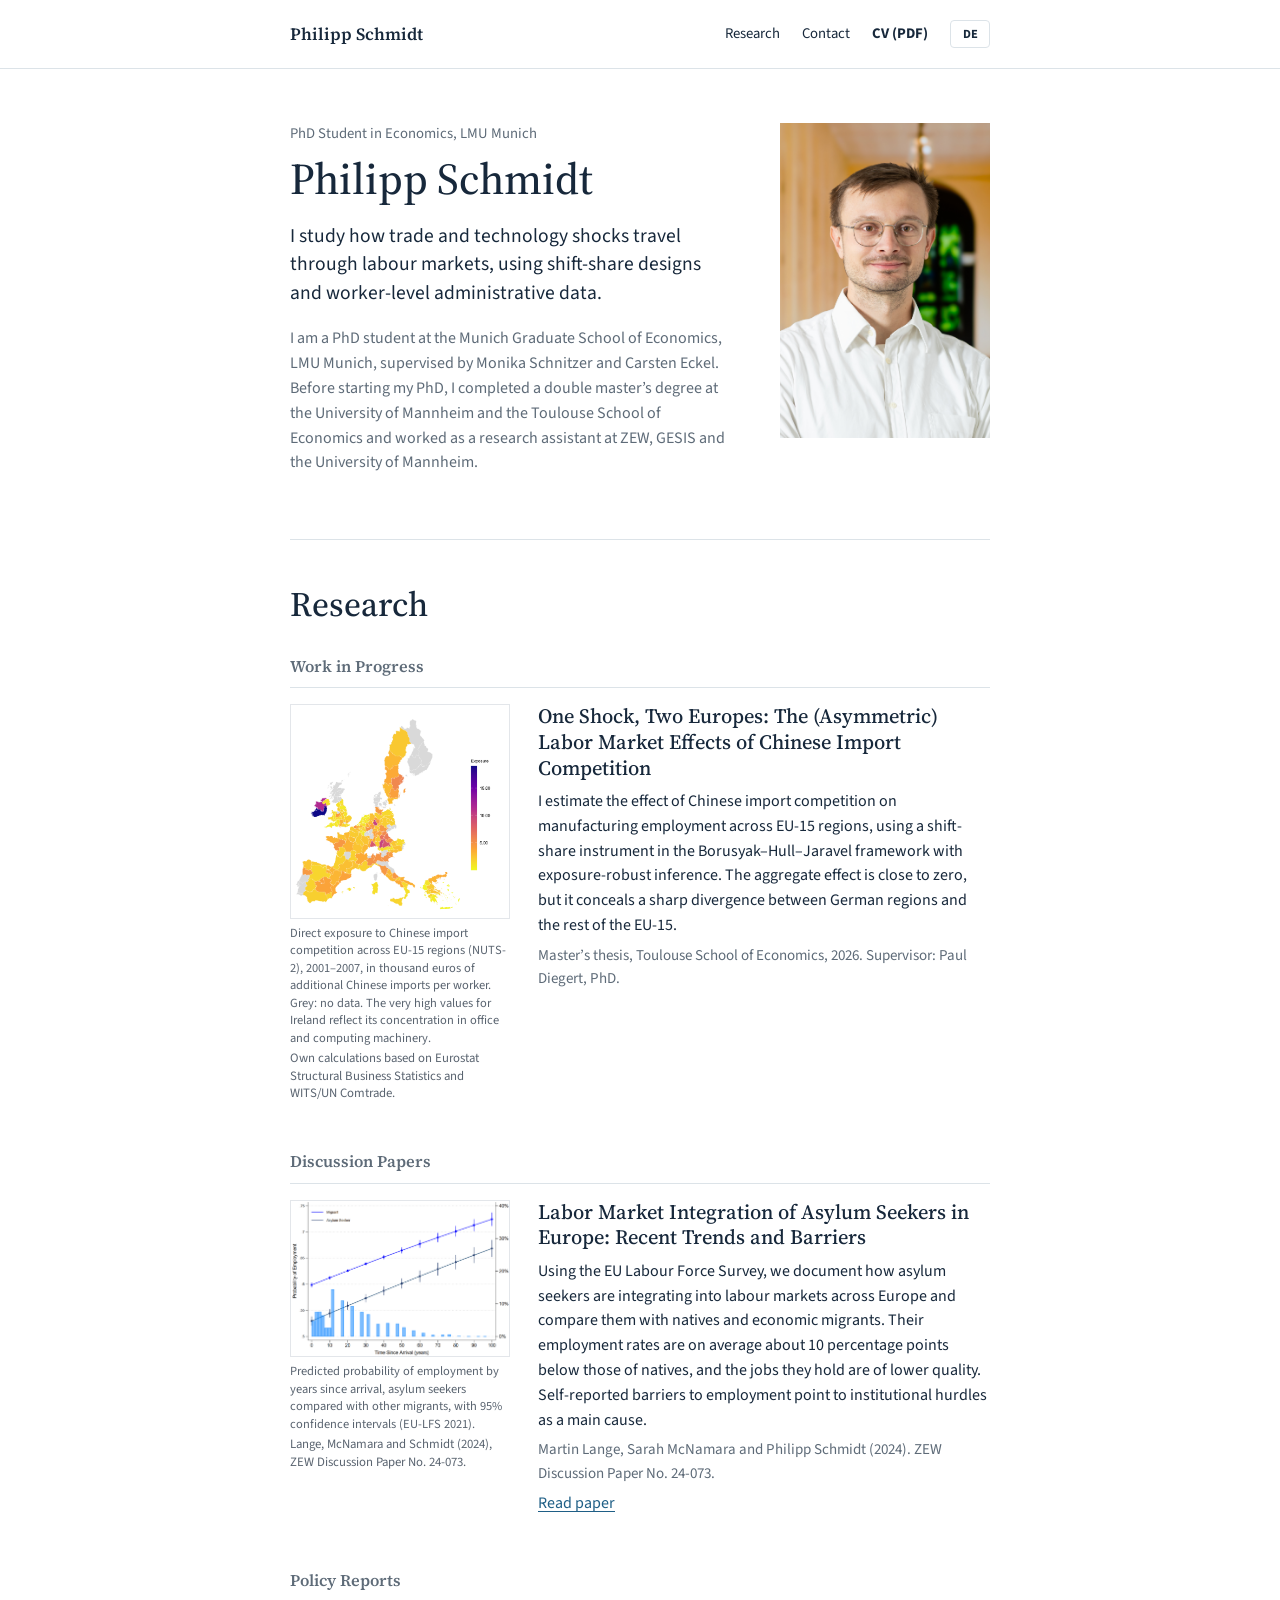
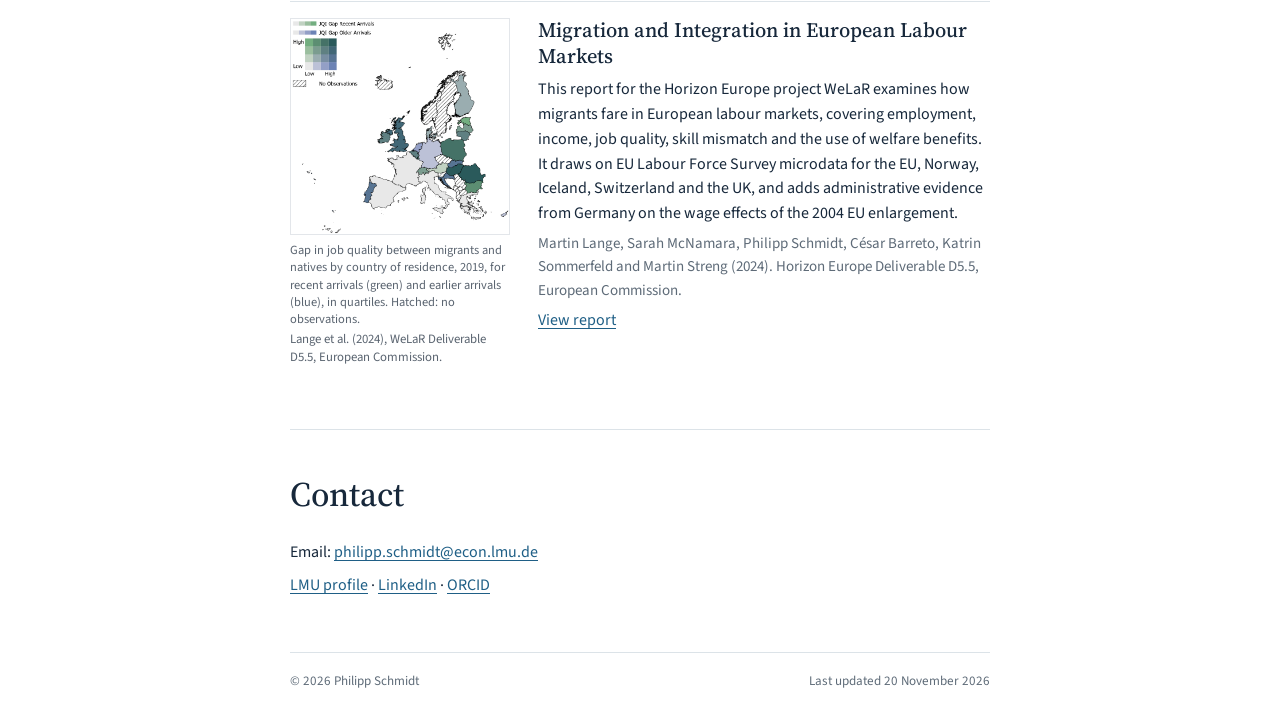
<file: index.html>
<!doctype html>
<html lang="en">
<head>
  <meta charset="utf-8">
  <meta name="viewport" content="width=device-width, initial-scale=1">
  <meta name="description" content="Philipp Schmidt is a PhD student in Economics at LMU Munich, studying international trade, labour markets, technology shocks, shift-share designs, and worker-level administrative data.">
  <title>Philipp Schmidt | PhD Student in Economics at LMU Munich</title>

  <meta property="og:type" content="website">
  <meta property="og:title" content="Philipp Schmidt | PhD Student in Economics at LMU Munich">
  <meta property="og:description" content="Philipp Schmidt is a PhD student in Economics at LMU Munich, studying international trade, labour markets, technology shocks, shift-share designs, and worker-level administrative data.">
  <meta property="og:url" content="https://philippschmidt2410.github.io/">
  <meta property="og:image" content="https://philippschmidt2410.github.io/schmidt-philipp-og.jpg">
  <meta name="twitter:card" content="summary_large_image">

  <link rel="icon" href="favicon.svg" type="image/svg+xml">
  <link rel="preconnect" href="https://fonts.googleapis.com">
  <link rel="preconnect" href="https://fonts.gstatic.com" crossorigin>
  <link href="https://fonts.googleapis.com/css2?family=Source+Sans+3:wght@400;500;600;700&family=Source+Serif+4:wght@400;500;600&display=swap" rel="stylesheet">
  <link rel="stylesheet" href="styles.css">
  <meta name="google-site-verification" content="IKykFTVIpXDxsYr1GU4MjM4J6yxkAL5DKPeEgNpzrPI">
</head>
<body>
  <header class="site-header">
    <div class="container nav-wrap">
      <a class="brand" href="#" aria-label="Philipp Schmidt, home">Philipp Schmidt</a>
      <nav aria-label="Main navigation">
        <a href="#research" data-i18n="research">Research</a>
        <a href="#contact" data-i18n="contact">Contact</a>
        <a class="cv-link" href="CV_Schmidt.pdf">CV (PDF)</a>
        <button class="language-toggle" type="button" aria-label="Switch to German">
          <span lang="en">DE</span><span lang="de" hidden>EN</span>
        </button>
      </nav>
    </div>
  </header>

  <main>
    <section id="about" class="intro container">
      <div class="intro-copy">
        <p class="role" data-i18n="role">PhD Student in Economics, LMU Munich</p>
        <h1>Philipp Schmidt</h1>
        <p class="lead" data-i18n="lead">I study how trade and technology shocks travel through labour markets, using shift-share designs and worker-level administrative data.</p>
        <p data-i18n="bio">I am a PhD student at the Munich Graduate School of Economics, LMU Munich, supervised by Monika Schnitzer and Carsten Eckel. Before starting my PhD, I completed a double master’s degree at the University of Mannheim and the Toulouse School of Economics and worked as a research assistant at ZEW, GESIS and the University of Mannheim.</p>
      </div>
      <figure class="portrait">
        <img src="schmidt-philipp-portrait.jpg" alt="Portrait of Philipp Schmidt" width="480" height="720">
      </figure>
    </section>

    <section id="research" class="section container">
      <h2 data-i18n="research">Research</h2>

      <div class="research-group">
        <h3 data-i18n="workInProgress">Work in Progress</h3>
        <article class="research-item">
          <h4 data-i18n="thesisTitle">One Shock, Two Europes: The (Asymmetric) Labor Market Effects of Chinese Import Competition</h4>
          <p class="abstract" data-i18n="thesisAbstract">I estimate the effect of Chinese import competition on manufacturing employment across EU-15 regions, using a shift-share instrument in the Borusyak–Hull–Jaravel framework with exposure-robust inference. The aggregate effect is close to zero, but it conceals a sharp divergence between German regions and the rest of the EU-15.</p>
          <figure class="research-figure map">
            <a href="images/thesis-import-exposure-map.png" target="_blank" rel="noopener">
              <img src="images/thesis-import-exposure-map.png" alt="Map of EU-15 regions shaded by exposure to Chinese imports between 2001 and 2007, with the highest values in Ireland and in import-competing regions of Germany, northern Italy and Portugal." data-i18n-alt="wipFigAlt" width="1329" height="1294" loading="lazy">
            </a>
            <figcaption>
              <span data-i18n="wipFigCaption">Direct exposure to Chinese import competition across EU-15 regions (NUTS-2), 2001–2007, in thousand euros of additional Chinese imports per worker. Grey: no data. The very high values for Ireland reflect its concentration in office and computing machinery.</span>
              <span class="figure-source" data-i18n="wipFigSource">Own calculations based on Eurostat Structural Business Statistics and WITS/UN Comtrade.</span>
            </figcaption>
          </figure>
          <p class="item-meta" data-i18n="thesisMeta">Master’s thesis, Toulouse School of Economics, 2026. Supervisor: Paul Diegert, PhD.</p>
        </article>
      </div>

      <div class="research-group">
        <h3 data-i18n="discussionPapers">Discussion Papers</h3>
        <article class="research-item">
          <h4>Labor Market Integration of Asylum Seekers in Europe: Recent Trends and Barriers</h4>
          <p class="abstract" lang="en">Using the EU Labour Force Survey, we document how asylum seekers are integrating into labour markets across Europe and compare them with natives and economic migrants. Their employment rates are on average about 10 percentage points below those of natives, and the jobs they hold are of lower quality. Self-reported barriers to employment point to institutional hurdles as a main cause.</p>
          <p class="abstract" lang="de" hidden>Auf Basis der Europäischen Arbeitskräfteerhebung beschreiben wir, wie sich Asylsuchende in Europa in den Arbeitsmarkt integrieren, im Vergleich zu Einheimischen und Arbeitsmigranten. Ihre Beschäftigungsquote liegt im Durchschnitt rund zehn Prozentpunkte unter der von Einheimischen, und ihre Stellen sind von geringerer Qualität. Die selbst berichteten Hürden bei der Jobsuche deuten vor allem auf institutionelle Ursachen hin.</p>
          <p class="item-meta">Martin Lange, Sarah McNamara and Philipp Schmidt (2024). ZEW Discussion Paper No. 24-073.</p>
          <figure class="research-figure">
            <a href="images/zew-employment-time-since-arrival.png" target="_blank" rel="noopener">
              <img src="images/zew-employment-time-since-arrival.png" alt="Line chart: the predicted employment probability of asylum seekers stays below that of other migrants at every duration of stay." data-i18n-alt="dpFigAlt" width="885" height="631" loading="lazy">
            </a>
            <figcaption>
              <span data-i18n="dpFigCaption">Predicted probability of employment by years since arrival, asylum seekers compared with other migrants, with 95% confidence intervals (EU-LFS 2021).</span>
              <span class="figure-source" data-i18n="dpFigSource">Lange, McNamara and Schmidt (2024), ZEW Discussion Paper No. 24-073.</span>
            </figcaption>
          </figure>
          <p><a href="https://dx.doi.org/10.2139/ssrn.5045065" target="_blank" rel="noopener" data-i18n="readPaper">Read paper</a></p>
        </article>
      </div>

      <div class="research-group">
        <h3 data-i18n="policyReports">Policy Reports</h3>
        <article class="research-item">
          <h4>Migration and Integration in European Labour Markets</h4>
          <p class="abstract" lang="en">This report for the Horizon Europe project WeLaR examines how migrants fare in European labour markets, covering employment, income, job quality, skill mismatch and the use of welfare benefits. It draws on EU Labour Force Survey microdata for the EU, Norway, Iceland, Switzerland and the UK, and adds administrative evidence from Germany on the wage effects of the 2004 EU enlargement.</p>
          <p class="abstract" lang="de" hidden>Der Bericht für das Horizon-Europe-Projekt WeLaR untersucht, wie sich Migrantinnen und Migranten auf europäischen Arbeitsmärkten behaupten, mit Blick auf Beschäftigung, Einkommen, Jobqualität, Qualifikationspassung und Sozialleistungsbezug. Grundlage sind Mikrodaten der Europäischen Arbeitskräfteerhebung für die EU, Norwegen, Island, die Schweiz und das Vereinigte Königreich, ergänzt um administrative Daten aus Deutschland zu den Lohneffekten der EU-Osterweiterung 2004.</p>
          <p class="item-meta">Martin Lange, Sarah McNamara, Philipp Schmidt, César Barreto, Katrin Sommerfeld and Martin Streng (2024). Horizon Europe Deliverable D5.5, European Commission.</p>
          <figure class="research-figure map">
            <a href="images/welar-job-quality-map-2019.png" target="_blank" rel="noopener">
              <img src="images/welar-job-quality-map-2019.png" alt="Map of Europe with a two-colour scale showing the migrant–native job-quality gap for recent and earlier arrivals in each country in 2019." data-i18n-alt="reportFigAlt" width="760" height="750" loading="lazy">
            </a>
            <figcaption>
              <span data-i18n="reportFigCaption">Gap in job quality between migrants and natives by country of residence, 2019, for recent arrivals (green) and earlier arrivals (blue), in quartiles. Hatched: no observations.</span>
              <span class="figure-source" data-i18n="reportFigSource">Lange et al. (2024), WeLaR Deliverable D5.5, European Commission.</span>
            </figcaption>
          </figure>
          <p><a href="https://projectwelar.eu/wp-content/uploads/2024/07/D5.5_Migration-and-integration-in-European-labour-markets.pdf" target="_blank" rel="noopener" data-i18n="viewReport">View report</a></p>
        </article>
      </div>
    </section>

    <section id="contact" class="section container">
      <h2 data-i18n="contact">Contact</h2>
      <p>Email: <a href="mailto:philipp.schmidt@econ.lmu.de">philipp.schmidt@econ.lmu.de</a></p>
      <p><a href="https://www.econ.lmu.de/en/persons/contact-page/philipp-schmidt-a4335879.html" target="_blank" rel="noopener">LMU profile</a> · <a href="https://linkedin.com/in/philipp-lukas-schmidt" target="_blank" rel="noopener">LinkedIn</a> · <a href="https://orcid.org/0009-0005-5736-9751" target="_blank" rel="noopener">ORCID</a></p>
    </section>
  </main>

  <footer class="container footer">
    <span>© 2026 Philipp Schmidt</span>
    <span data-i18n="lastUpdated">Last updated 20 November 2026</span>
  </footer>
  <script src="script.js"></script>
</body>
</html>
</file>
<file: styles.css>
:root {
  --ink: #17283b;
  --muted: #5e6b78;
  --line: #dce3e8;
  --link: #1f5f86;
  --heading: "Source Serif 4", Georgia, serif;
  --text: "Source Sans 3", "Helvetica Neue", Arial, sans-serif;
}

* { box-sizing: border-box; }
html { scroll-behavior: smooth; }
body {
  margin: 0;
  color: var(--ink);
  background: #fff;
  font-family: var(--text);
  line-height: 1.55;
}
a { color: var(--link); text-decoration-thickness: 1px; text-underline-offset: 3px; }
a:hover { text-decoration-thickness: 2px; }
a:focus-visible { outline: 3px solid #d6a64a; outline-offset: 3px; }
.container { width: min(700px, calc(100% - 48px)); margin-inline: auto; }

.site-header {
  position: sticky;
  top: 0;
  z-index: 10;
  background: rgba(255, 255, 255, 0.97);
  border-bottom: 1px solid var(--line);
}
.nav-wrap {
  height: 68px;
  display: flex;
  align-items: center;
  justify-content: space-between;
  gap: 24px;
}
.brand {
  color: var(--ink);
  font-family: var(--heading);
  font-size: 1.08rem;
  font-weight: 600;
  text-decoration: none;
  white-space: nowrap;
}
nav { display: flex; align-items: center; gap: 22px; font-size: 0.92rem; }
nav a { color: var(--ink); text-decoration: none; }
nav a:hover { text-decoration: underline; }
.cv-link { font-weight: 700; }
.language-toggle {
  min-width: 40px;
  padding: 4px 8px;
  border: 1px solid var(--line);
  border-radius: 4px;
  background: #fff;
  color: var(--ink);
  font: 700 0.78rem var(--text);
  cursor: pointer;
}
.language-toggle:hover { border-color: var(--ink); }

.intro {
  display: grid;
  grid-template-columns: minmax(0, 1fr) 210px;
  align-items: start;
  gap: 44px;
  padding-block: 54px 48px;
  scroll-margin-top: 68px;
}
.role { margin: 0 0 10px; color: var(--muted); font-size: 0.92rem; }
h1, h2, h3, h4 { font-family: var(--heading); }
h1 {
  margin: 0 0 20px;
  font-size: 2.75rem;
  line-height: 1.05;
  font-weight: 500;
}
.lead { font-size: 1.22rem; line-height: 1.45; }
.intro-copy p:last-child { color: var(--muted); }
.portrait { margin: 0; }
.portrait img {
  display: block;
  width: 210px;
  height: auto;
  aspect-ratio: 2 / 3;
  object-fit: cover;
  object-position: center 32%;
}

.section {
  padding-block: 46px;
  border-top: 1px solid var(--line);
  scroll-margin-top: 68px;
}
.section h2 {
  margin: 0 0 26px;
  font-size: 2.15rem;
  line-height: 1.1;
  font-weight: 500;
}
.research-group { margin-top: 30px; }
.research-group h3 {
  margin: 0 0 12px;
  padding-bottom: 8px;
  border-bottom: 1px solid var(--line);
  color: var(--muted);
  font-size: 1.02rem;
  font-weight: 600;
}
.research-item {
  display: grid;
  grid-template-columns: minmax(150px, 220px) minmax(0, 1fr);
  column-gap: 28px;
  align-items: start;
  padding: 4px 0 16px;
}
.research-item > :not(.research-figure) { grid-column: 2; }
.research-item h4 {
  margin: 0 0 8px;
  font-size: 1.28rem;
  line-height: 1.25;
  font-weight: 500;
}
.research-item p { margin: 0 0 6px; }
.abstract { color: var(--ink); }
.item-meta { color: var(--muted); font-size: 0.94rem; }
.research-figure {
  grid-column: 1;
  grid-row: 1 / span 20;
  margin: 0;
}
.research-figure img {
  display: block;
  width: 100%;
  height: auto;
  max-width: 220px;
  border: 1px solid #e3e6ea;
}
.research-figure figcaption { margin-top: .4rem; font-size: .78rem; line-height: 1.4; color: #5a6470; max-width: 220px; }
.research-figure .figure-source { display: block; margin-top: .15rem; font-size: .8rem; }
.research-figure a { cursor: zoom-in; }

#contact p { margin: 0 0 8px; }
.footer {
  display: flex;
  justify-content: space-between;
  gap: 20px;
  padding-block: 18px 28px;
  border-top: 1px solid var(--line);
  color: var(--muted);
  font-size: 0.82rem;
}

@media (max-width: 760px) {
  .container { width: min(100% - 32px, 560px); }
  .nav-wrap {
    height: auto;
    min-height: 62px;
    gap: 10px;
  }
  nav { gap: 12px; font-size: 0.86rem; }
  .intro {
    grid-template-columns: 1fr;
    gap: 24px;
    padding-block: 38px;
  }
  h1 { font-size: 2.35rem; }
  .portrait { grid-row: 1; }
  .portrait img { width: 150px; }
  .research-item {
    display: block;
  }
  .research-figure {
    margin: 1rem 0 1.25rem;
  }
  .research-figure img,
  .research-figure figcaption { max-width: 260px; }
  .section { padding-block: 34px; }
  .footer { display: block; }
  .footer span { display: block; }
}
</file>
